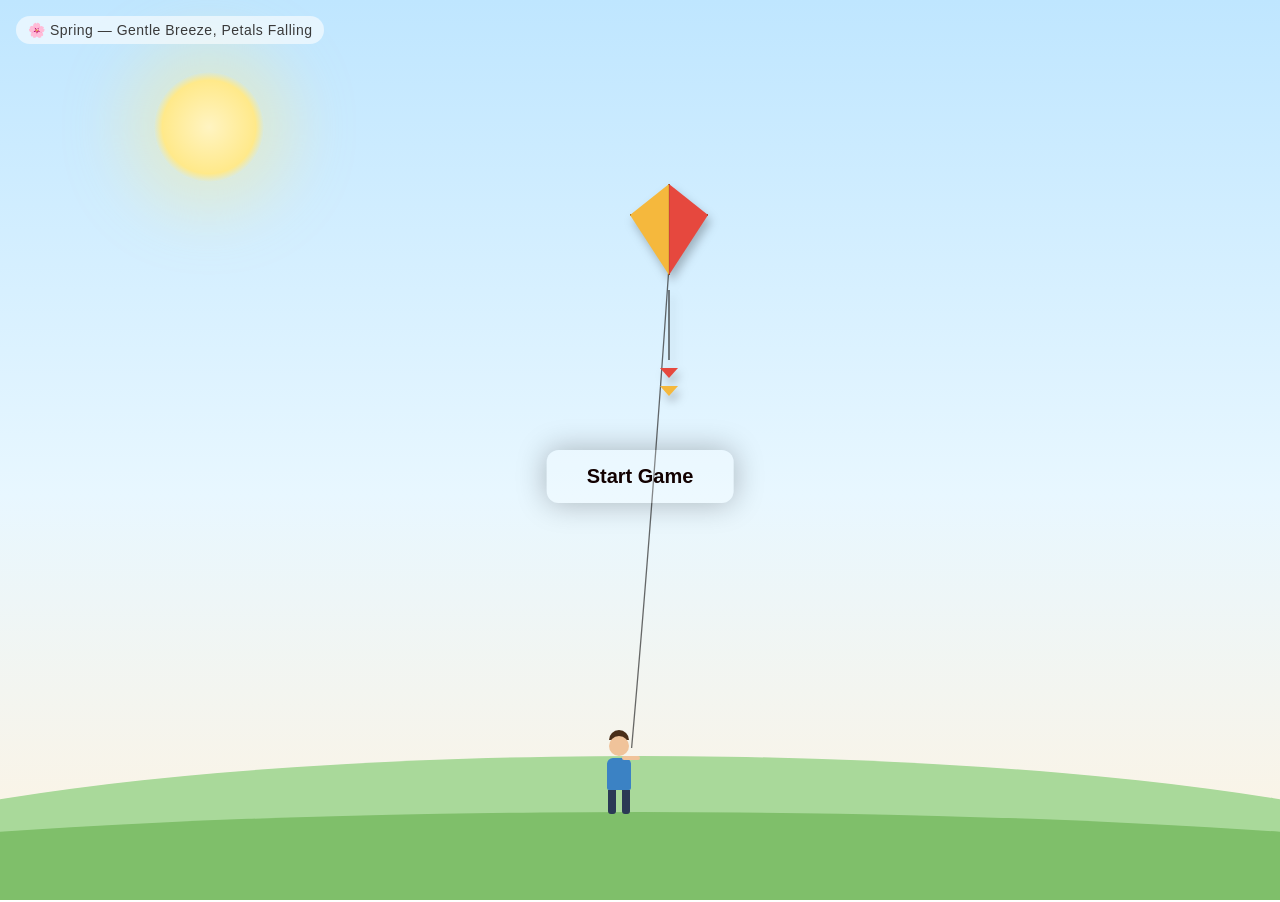
<file: index.html>
<!DOCTYPE html>
<html lang="en">
<head>
<meta charset="UTF-8">
<title>Sky Typist</title>

<link rel="stylesheet" href="index.css">
<script src="index.js" defer></script>
<link rel="icon" type="image/png" href="./img/favicon.png">
</head>
<body>
<div id="scene">
  <div class="sun"></div>
  <div class="label">🌸 Spring — Gentle Breeze, Petals Falling</div>

  <div class="hill hill-far"></div>
  <div class="hill hill-near"></div>

  <svg id="string"><path id="stringPath" d=""></path></svg>

  <div class="kite-anchor" id="anchor">
    <div class="kite-sway">
      <div class="kite" id="kite">
        <svg viewBox="0 0 90 110">
          <line x1="45" y1="4" x2="45" y2="95" stroke="#7a4a20" stroke-width="2"/>
          <line x1="6" y1="35" x2="84" y2="35" stroke="#7a4a20" stroke-width="2"/>
          <polygon points="45,4 84,35 45,95" fill="var(--kite-red)"/>
          <polygon points="45,4 6,35 45,95" fill="var(--kite-gold)"/>
          <line x1="45" y1="4" x2="45" y2="95" stroke="rgba(0,0,0,0.15)" stroke-width="1"/>
        </svg>
        <div class="tail">
          <div class="tail-line"></div>
          <div class="bow"></div>
          <div class="bow"></div>
        </div>
      </div>
    </div>
  </div>

  <div class="boy" id="boy">
    <div class="hair"></div>
    <div class="head"></div>
    <div class="body"></div>
    <div class="arm"></div>
    <div class="legs"><span></span><span></span></div>
  </div>

  <button id="startbtn">Start Game</button>
</div>
</body>
</html>
</file>
<file: index.css>
*{ margin:0; padding:0; box-sizing:border-box; }

:root{
  --sky-top:#bfe6ff;
  --sky-mid:#e8f7ff;
  --sky-bottom:#fff3e0;
  --cloud:#ffffff;
  --cloud-shadow:#cfe4ef;
  --sun:#fff4c2;
  --sun-glow:#ffe98a;
  --hill-far:#a9d99a;
  --hill-near:#7fbf6a;
  --petal:#ffc2d9;
  --kite-red:#e6483e;
  --kite-gold:#f5b83d;
  --line:#2b2b2b;
}

html,body{ margin:0; height:100%; overflow:hidden; font-family:'Segoe UI',sans-serif; }

#scene{
  position:relative; width:100%; height:100vh;
  background:linear-gradient(180deg,var(--sky-top) 0%,var(--sky-mid) 55%,var(--sky-bottom) 100%);
}

/* ---------- Sun ---------- */
.sun{
  position:absolute; top:8%; left:12%; width:110px; height:110px; border-radius:50%;
  background:radial-gradient(circle,var(--sun) 0%,var(--sun-glow) 60%,rgba(255,233,138,0) 75%);
  box-shadow:0 0 60px 30px rgba(255,233,138,.35);
  animation:pulse 6s ease-in-out infinite;
}
@keyframes pulse{
  0%,100%{ transform:scale(1); }
  50%{ transform:scale(1.05); }
}

/* ---------- Clouds ---------- */
.cloud{
  position:absolute; background:var(--cloud); border-radius:50px;
  filter:drop-shadow(0 10px 8px var(--cloud-shadow));
  opacity:.95;
}
.cloud::before,.cloud::after{
  content:""; position:absolute; background:var(--cloud); border-radius:50%;
}

/* ---------- Birds ---------- */
.bird{ position:absolute; width:26px; height:14px; }
.bird svg{ width:100%; height:100%; }
.bird path{ stroke:#3a3a3a; stroke-width:2; fill:none; stroke-linecap:round; }

/* ---------- Petals ---------- */
.petal{
  position:absolute; top:-20px; width:14px; height:14px;
  background:var(--petal); border-radius:0 100% 0 100%;
  opacity:.9;
}

/* ---------- Hills / ground ---------- */
.hill{ position:absolute; bottom:0; left:0; width:100%; }
.hill-far{
  height:16%; background:var(--hill-far);
  border-radius:50% 50% 0 0 / 100% 100% 0 0;
  transform:scaleX(1.4);
}
.hill-near{
  height:10%; background:var(--hill-near);
  border-radius:50% 50% 0 0 / 100% 100% 0 0;
  transform:scaleX(1.6) translateY(2px);
}

.label{
  position:absolute; top:16px; left:16px; color:#3a3a3a; font-size:14px;
  background:rgba(255,255,255,.6); padding:6px 12px; border-radius:20px; letter-spacing:.5px;
}

/* ---------- Kite ---------- */
.kite-anchor{
  position:absolute;
  top:20%;
  left:50%;
  animation:driftX 6s ease-in-out infinite;
}
@keyframes driftX{
  0%   { transform: translateX(-60px); }
  50%  { transform: translateX(60px); }
  100% { transform: translateX(-60px); }
}

.kite-sway{
  animation:tremble 1.8s ease-in-out infinite;
  transform-origin:center bottom;
}
@keyframes tremble{
  0%   { transform: rotate(-3deg); }
  50%  { transform: rotate(3deg); }
  100% { transform: rotate(-3deg); }
}

.kite{
  position:relative;
  width:90px;
  height:110px;
  left:-45px;
  filter:drop-shadow(3px 6px 5px rgba(0,0,0,0.25));
}
.kite svg{ width:100%; height:100%; display:block; }

/* ---------- Tail ---------- */
.tail{
  position:absolute;
  left:50%;
  top:100%;
  transform:translateX(-50%);
}
.tail-line{
  width:2px;
  height:70px;
  background:var(--line);
  opacity:0.6;
  margin:0 auto;
}
.bow{
  width:18px;
  height:10px;
  background:var(--kite-gold);
  clip-path:polygon(50% 100%, 0 0, 100% 0);
  margin:8px auto 0;
  animation:flutter 1.4s ease-in-out infinite;
  transform-origin:top center;
}
.bow:nth-child(2){ background:var(--kite-red); }
@keyframes flutter{
  0%   { transform: rotate(-16deg); }
  50%  { transform: rotate(16deg); }
  100% { transform: rotate(-16deg); }
}

/* ---------- String ---------- */
#string{
  position:absolute; top:0; left:0;
  width:100%; height:100%;
  pointer-events:none;
}
#string path{
  fill:none;
  stroke:var(--line);
  stroke-width:1.3;
  opacity:0.7;
}

/* ---------- Boy ---------- */
.boy{
  position:absolute;
  bottom:10%;
  left:47%;
  width:34px;
  height:80px;
}
.boy .head{
  width:20px; height:20px;
  background:#f0c39a;
  border-radius:50%;
  margin:0 auto;
}
.boy .hair{
  width:20px; height:10px;
  background:#4a2e18;
  border-radius:10px 10px 0 0;
  margin:0 auto -4px;
}
.boy .body{
  width:24px; height:32px;
  background:#3b82c4;
  border-radius:6px 6px 2px 2px;
  margin:2px auto 0;
}
.boy .legs{
  width:22px; height:24px;
  margin:0 auto;
  display:flex;
  justify-content:space-between;
}
.boy .legs span{
  width:8px; height:100%;
  background:#2b3a55;
  border-radius:0 0 3px 3px;
}
.boy .arm{
  position:absolute;
  top:26px; left:20px;
  width:18px; height:4px;
  background:#f0c39a;
  border-radius:2px;
  transform-origin:left center;
  animation:tug 1.8s ease-in-out infinite;
}
@keyframes tug{
  0%,100%{ transform: rotate(-40deg); }
  50%    { transform: rotate(-30deg); }
}

@media (prefers-reduced-motion: reduce){
  *{ animation-duration:0.001ms !important; animation-iteration-count:1 !important; }
}

/* ---------- UI ---------- */
#startbtn{
  position:absolute;
  top:50%;
  left:50%;
  transform:translateX(-50%);
  padding:15px 40px;
  font-size:20px;
  font-weight:bold;
  border:none;
  border-radius:12px;
  background:rgba(255, 255, 255, 0.209);
  color:rgb(18, 1, 1);
  cursor:pointer;
  box-shadow: 0 0 30px #00000046;
  z-index:1000;
}
#stopbtn{
  position:absolute;
  top:60%;
  left:10%;
  transform:translateX(-50%);
  padding:15px 40px;
  font-size:20px;
  font-weight:bold;
  border:none;
  border-radius:12px;
  background:rgba(255, 255, 255, 0.209);
  color:rgb(18, 1, 1);
  cursor:pointer;
  box-shadow: 0 0 30px #00000046;
  z-index:1000;
}
#restart{
  position:absolute;
  top:70%;
  left:10%;
  transform:translateX(-50%);
  padding:15px 40px;
  font-size:20px;
  font-weight:bold;
  border:none;
  border-radius:12px;
  background:rgba(255, 255, 255, 0.209);
  color:rgb(18, 1, 1);
  cursor:pointer;
  box-shadow: 0 0 30px #00000046;
  z-index:1000;
}
#score{
  position:absolute;
  top:60%;
  left:93%;
  transform:translateX(-60%);
  padding:10px 20px;
  background:rgba(255, 255, 255, 0.821);
  color:rgba(37, 3, 3, 0.923);
  border-radius:25px;
  box-shadow: 0 0 30px #00000046;
}
#accurent{
  position:absolute;
  top:70%;
  left:90%;
  transform:translateX(-10%);
  padding:10px 20px;
  background:rgba(255, 255, 255, 0.821);
  color:rgba(37, 3, 3, 0.923);
  border-radius:25px;
  box-shadow: 0 0 30px #00000046;
}

#keyval{
  width: 50px;
  height: 50px;
  background:rgba(255, 255, 255, 0.821);
  color:rgba(0, 0, 0, 0.793);
  border-radius:100%;
  display: flex;
  align-items: center;
  justify-content: center;
  margin-left: 30%;
  transform: translateY(1000%);
  box-shadow: 0 0 30px hsla(0, 0%, 0%, 0.275);
  font-size: 1.5em;
  font-family: 'Franklin Gothic Medium', 'Arial Narrow', Arial, sans-serif;
  
}
</file>
